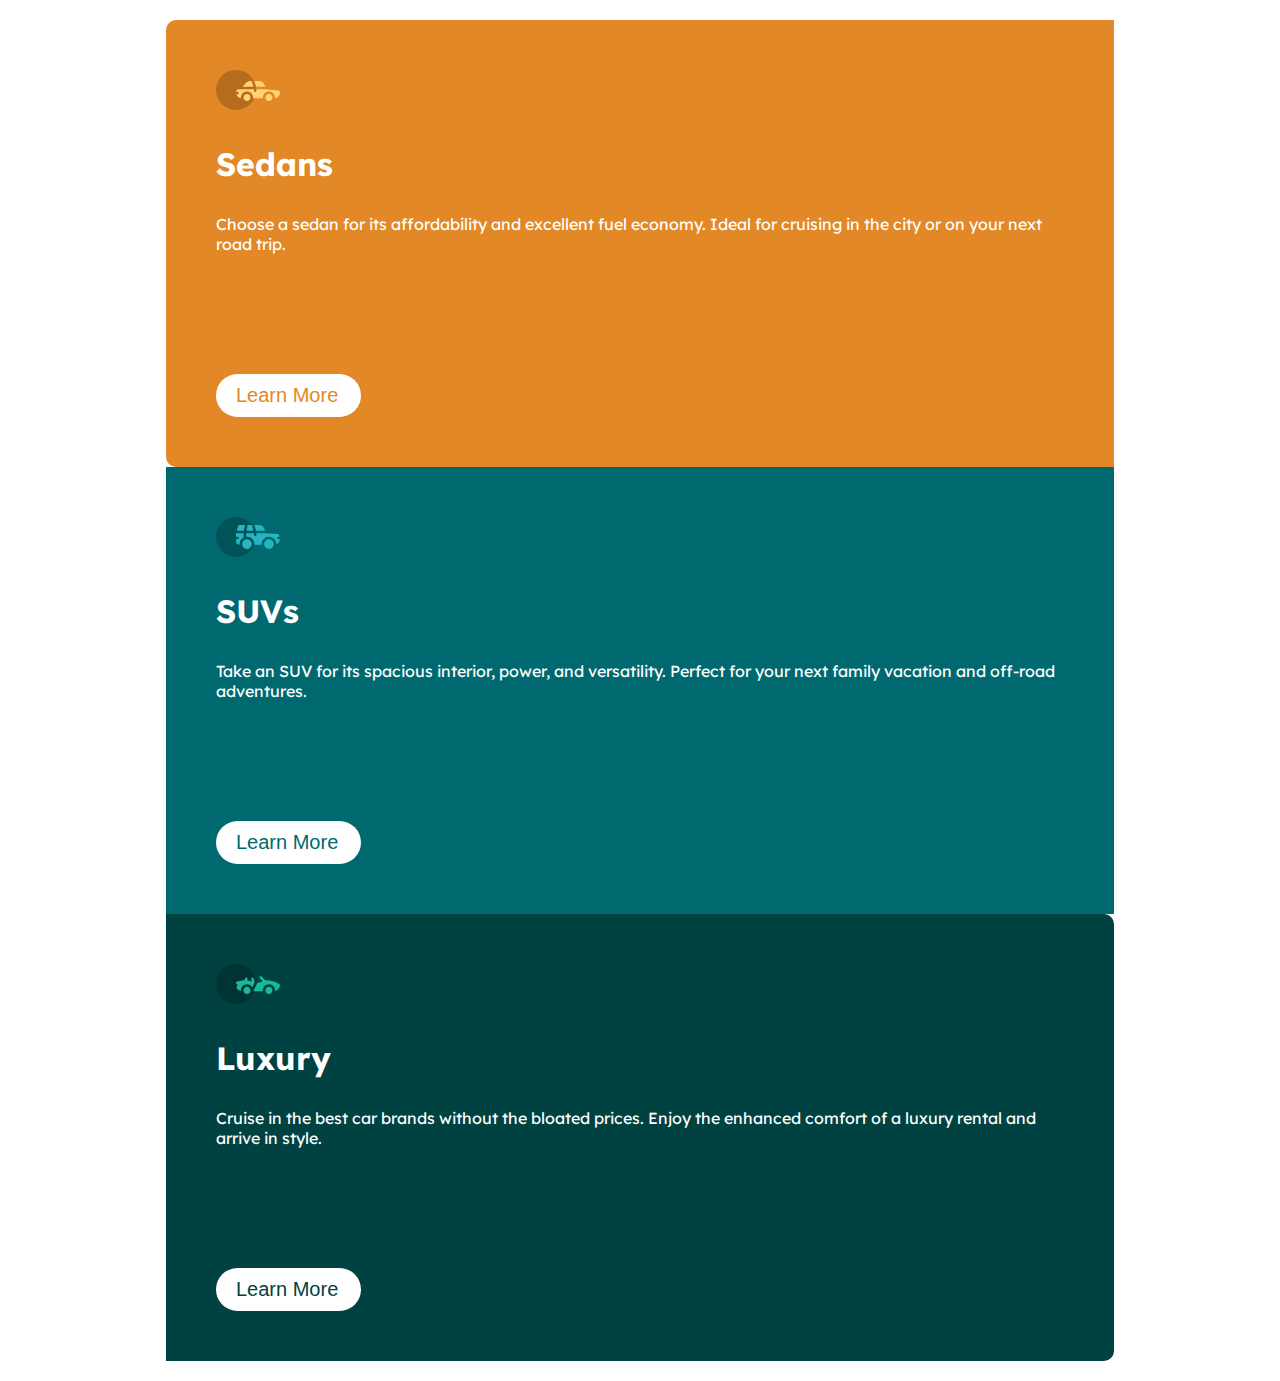
<file: index.html>
<!-- Version 0.02 -->
<!DOCTYPE html>
<html lang="en" dir="ltr">
  <head>
    <meta charset="utf-8">
    <title>Prinz Practice</title>
    <link rel="icon" href="images/favicon-32x32.png">
    <link href="https://cdn.jsdelivr.net/npm/bootstrap@5.0.2/dist/css/bootstrap.min.css" rel="stylesheet" integrity="sha384-EVSTQN3/azprG1Anm3QDgpJLIm9Nao0Yz1ztcQTwFspd3yD65VohhpuuCOmLASjC" crossorigin="anonymous">
    <link rel="stylesheet" href="css/styles.css">
    <link rel="preconnect" href="https://fonts.googleapis.com">
    <link rel="preconnect" href="https://fonts.gstatic.com" crossorigin>
    <link href="https://fonts.googleapis.com/css2?family=Big+Shoulders+Display:wght@100&family=Lexend+Deca&display=swap" rel="stylesheet">
  </head>
  <body>
    <div class="main-container">
      <div class="row">
        <div class="col-md-4 col-xs-12 content-col sedan-car">
          <img class="car-icon" src="images/icon-sedans.svg" alt="sedan-img">
          <h1>Sedans</h1>
          <p class="car-description"> Choose a sedan for its affordability and excellent fuel economy. Ideal for cruising in the city or on your next road trip.</p>
          <div class="btn-container">
            <a class="btn-sedan" href="#">Learn More</a>
          </div>
        </div>
        <div class="col-md-4 col-xs-12 content-col suv-car">
          <img class="car-icon" src="images/icon-suvs.svg" alt="suv-img">
          <h1>SUVs </h1>
          <p class="car-description">Take an SUV for its spacious interior, power, and versatility. Perfect for your next family vacation and off-road adventures.</p>
          <div class="btn-container">
            <a class="btn-suv" href="#">Learn More</a>
          </div>

        </div>
        <div class="col-md-4 col-xs-12 content-col luxury-car">
          <img class="car-icon" src="images/icon-luxury.svg" alt="luxurycar-img">
          <h1>Luxury</h1>
          <p class="car-description">Cruise in the best car brands without the bloated prices. Enjoy the enhanced comfort of a luxury rental and arrive in style.</p>
          <div class="btn-container">
            <a class="btn-luxury" href="#">Learn More</a>
          </div>
        </div>
      </div>
    </div>


    <script src="https://cdn.jsdelivr.net/npm/bootstrap@5.0.2/dist/js/bootstrap.bundle.min.js" integrity="sha384-MrcW6ZMFYlzcLA8Nl+NtUVF0sA7MsXsP1UyJoMp4YLEuNSfAP+JcXn/tWtIaxVXM" crossorigin="anonymous"></script>
  </body>
</html>
</file>
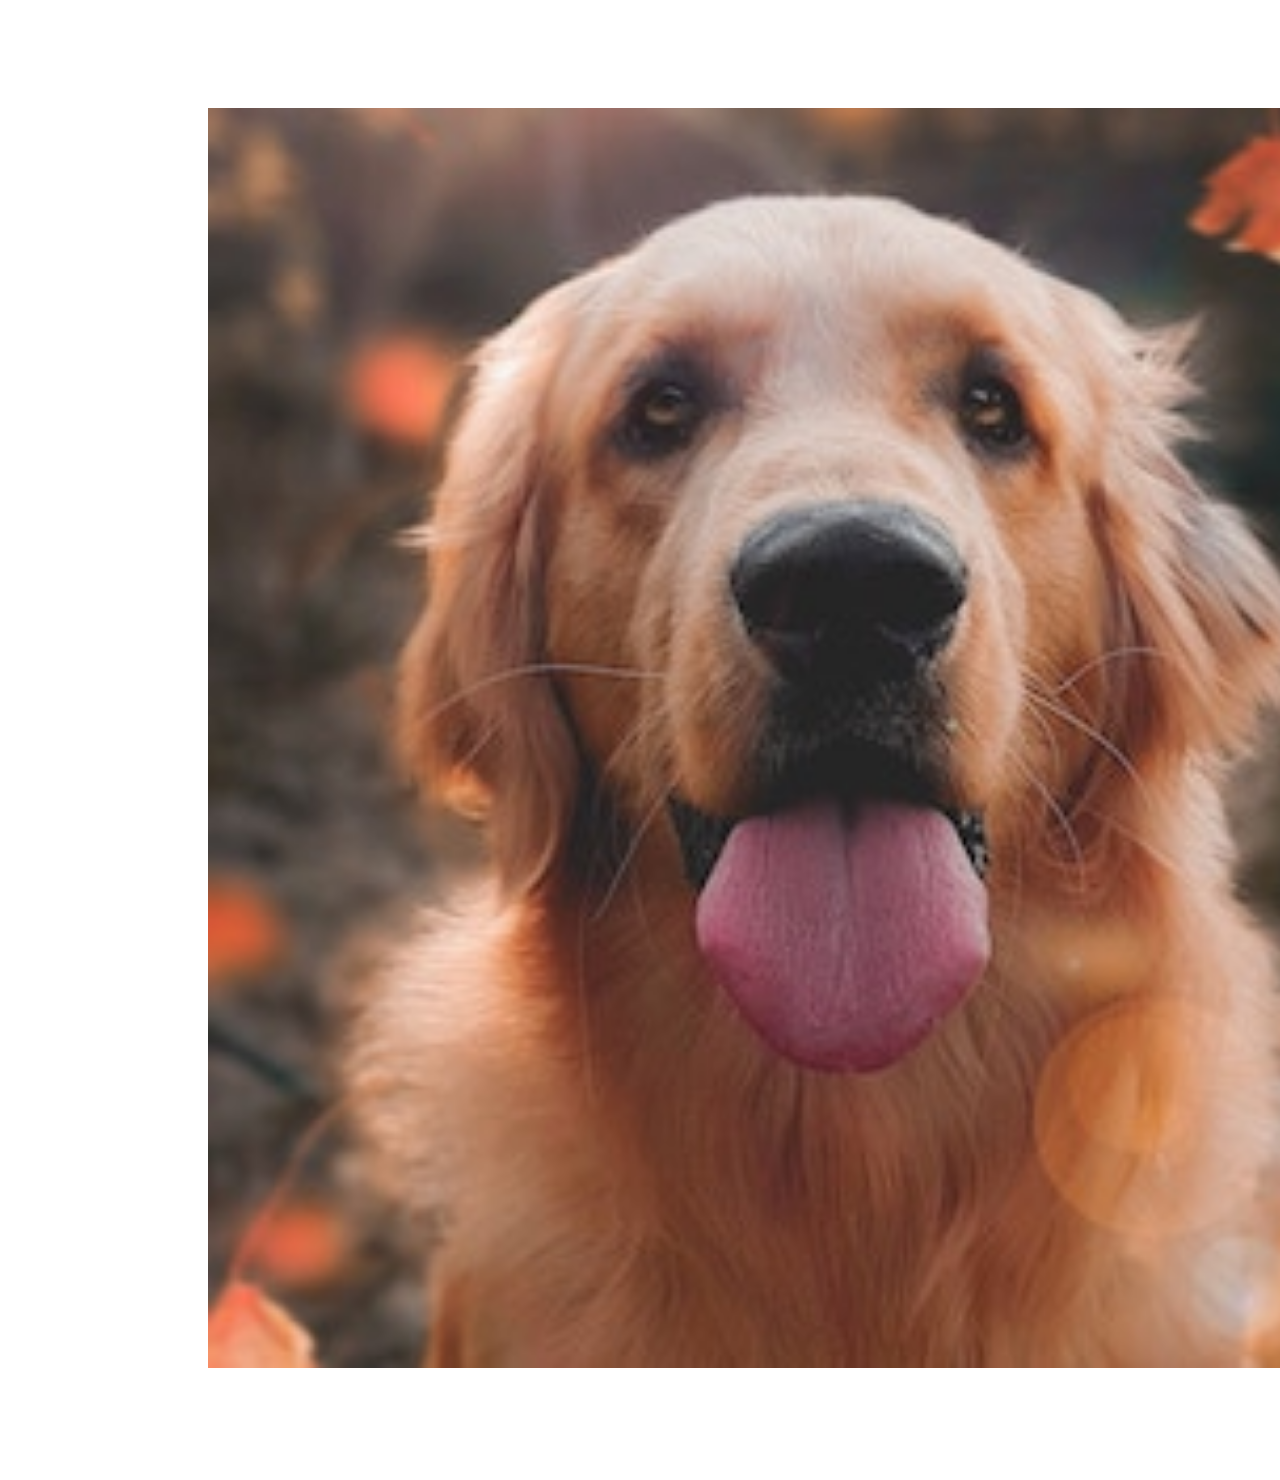
<file: index_temp.html>
<!DOCTYPE html>
<html lang="en" dir="ltr">
  <head>
    <meta charset="utf-8">
    <title>Prinz</title>
    <link href="https://cdn.jsdelivr.net/npm/bootstrap@5.0.2/dist/css/bootstrap.min.css" rel="stylesheet" integrity="sha384-EVSTQN3/azprG1Anm3QDgpJLIm9Nao0Yz1ztcQTwFspd3yD65VohhpuuCOmLASjC" crossorigin="anonymous">
    <link rel="stylesheet" href="css/styles_temp.css">
  </head>
  <body>
    <!-- <div class="grid_container">
      <div class="row">
        <div class="col-lg-4 col-md-6 col-sm-12 col-style">
          Cell1
        </div>
        <div class="col-lg-4 col-md-6 col-sm-12 col-style">
          Cell2
        </div>
        <div class="col-lg-4 col-md-6 col-sm-12 col-style">
          Cell3
        </div>
      </div>
    </div> -->

    <img src="images/dog-img.jpg" alt="img-cow ">

    <script src="https://cdn.jsdelivr.net/npm/bootstrap@5.0.2/dist/js/bootstrap.bundle.min.js" integrity="sha384-MrcW6ZMFYlzcLA8Nl+NtUVF0sA7MsXsP1UyJoMp4YLEuNSfAP+JcXn/tWtIaxVXM" crossorigin="anonymous"></script>
  </body>
</html>
</file>
<file: css/styles.css>
/* Version 0.02 */
a{
  text-decoration: none;
}

.car-description{
  height: 100px;
}
.content-col{
  padding:50px;
  /*
  Note:
  1. flex-basis is used to specify the width when using "flex containers"
  */
  /*flex-basis: 20%;*/
}

.content-col p{
  margin: 30px 0 60px 0 ;
}

.sedan-car{
  /*
  Note:
   1. using "hsl" to set the color is a new feature
   2. clients might specify their preferred color this way
   3. but old browsers might not be able to understand this
   4. hence there is a fallback color in hex
   5. use color converter (https://www.w3schools.com/colors/colors_converter.asp) to convert colors in different formats
  */
  background-color: #e38826;
  background-color: hsl(31, 77%, 52%);
  border-radius: 10px 10px 0 0;
  /* height: 500px; */
  /* width: 350px; */
  /* border-radius: 10px 0 0 10px; */
}

.suv-car{
  background-color: #006970;
  background-color: hsl(184, 100%, 22%);
  /* width: 350px; */
}

.luxury-car{
  background-color: #004241;
  background-color: hsl(179, 100%, 13%);
  border-radius: 0 0 10px 10px;
  /* width: 350px; */
  /* border-radius: 0 10px 10px 0; */
}

/* for tablet devices or bigger */
@media (min-width:768px) {
  .sedan-car{
    border-radius: 10px 0 0 10px;
  }
  .luxury-car{
    border-radius: 0 10px 10px 0;
  }

}

/* @media (max-width:768px) {
  .sedan-car{
    border-radius: 10px 10px 0 0
  }
  .luxury-car{
    border-radius: 0 0 10px 10px;
  }
} */

.main-container{
  /*display:flex;*/
  margin: 20px auto;
  /* justify-content: center; */
  width: 75%;
  /* height: 100px; */
}
.row{
  justify-content: center;
}

h1{
  /* font-family: 'Big Shoulders Display', cursive; */
  font-family: 'Lexend Deca', sans-serif;
  margin-top: 30px;
  color: white;
}

p{
  font-family: 'Lexend Deca', sans-serif;
  color: white;
}

.btn-container{
    width: 145px;
    /* margin: 0 auto; */
}
.btn-sedan {
  /* -moz-box-sizing: border-box;
  -webkit-box-sizing: border-box;
  box-sizing: border-box; */
  -webkit-border-radius: 28;
  -moz-border-radius: 28;
  border-radius: 28px;
  font-family: Arial;
  color: #e38826;
  font-size: 20px;
  background: #ffffff;
  padding: 10px 20px 10px 20px;
  text-decoration: none;
  display: block;
  /* The width property below is transferred to .btn-container to avoid the warning "Using width with padding can sometimes make elements larger than you expect." */
  /* width: 145px; */
}

.btn-suv {
  /* -moz-box-sizing: border-box;
  -webkit-box-sizing: border-box;
  box-sizing: border-box; */
  -webkit-border-radius: 28;
  -moz-border-radius: 28;
  border-radius: 28px;
  font-family: Arial;
  color: #006970;
  font-size: 20px;
  background: #ffffff;
  padding: 10px 20px 10px 20px;
  text-decoration: none;
  display: block;
  /* The width property below is transferred to .btn-container to avoid the warning "Using width with padding can sometimes make elements larger than you expect." */
  /* width: 145px; */
}

.btn-luxury {
  /* -moz-box-sizing: border-box;
  -webkit-box-sizing: border-box;
  box-sizing: border-box; */
  -webkit-border-radius: 28;
  -moz-border-radius: 28;
  border-radius: 28px;
  font-family: Arial;
  color: #004241;
  font-size: 20px;
  background: #ffffff;
  padding: 10px 20px 10px 20px;
  text-decoration: none;
  display: block;
  /* The width property below is transferred to .btn-container to avoid the warning "Using width with padding can sometimes make elements larger than you expect." */
  /* width: 145px; */
}

.btn-sedan:hover,  .btn-suv:hover, .btn-luxury:hover{
  text-decoration: none;
}
</file>
<file: css/styles_temp.css>
@media (max-width:500px){
  body{background-color:blue;}

}

.col-style{
  background-color: green;
  border: 1px solid;

}
.grid_container{
  width: 70%;
  margin: 100px auto;
}

img{
  min-width: 100%;
  margin: 100px 200px;
}
</file>
